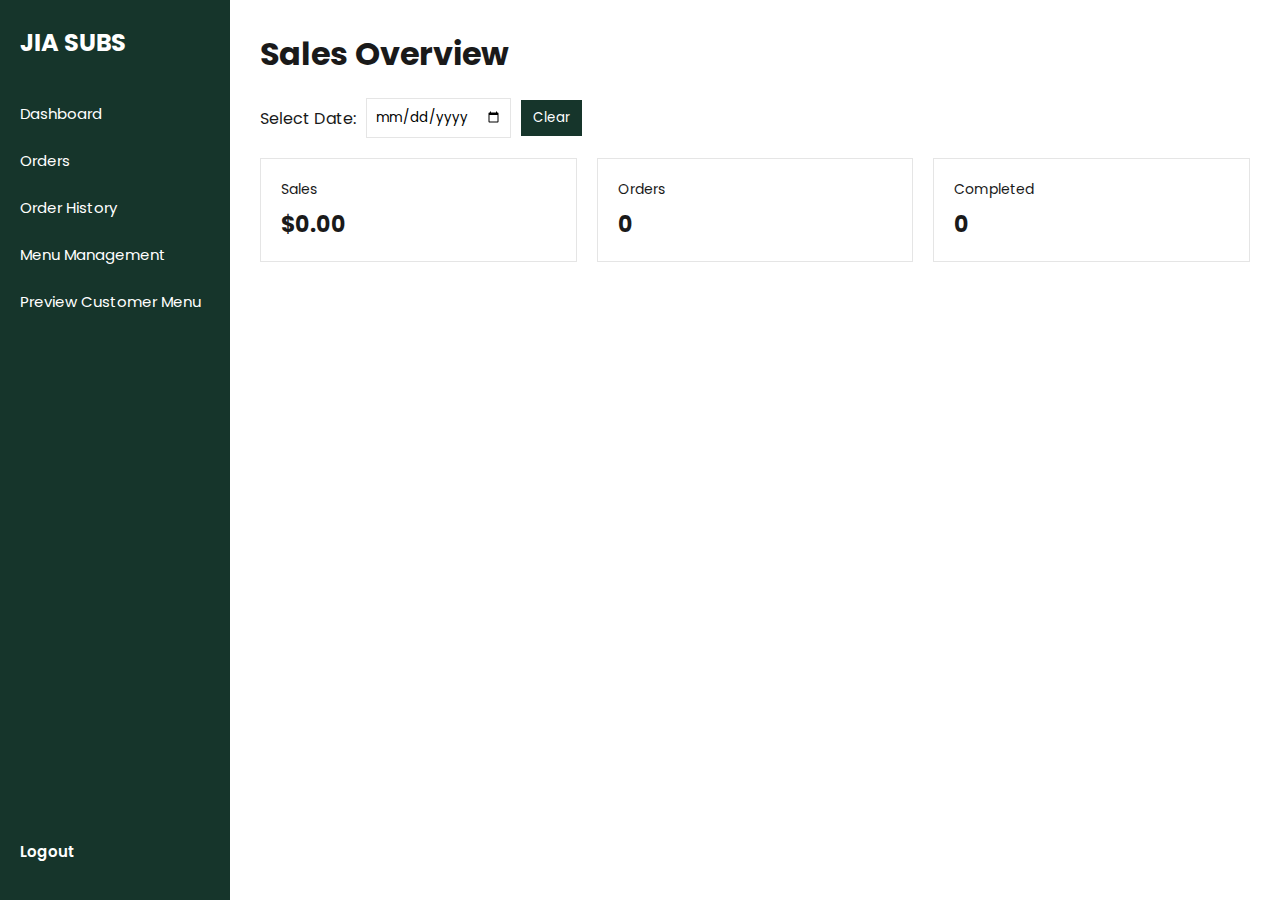
<file: SUBWAY SYSTEM/admin.html>
<!DOCTYPE html>
<html lang="en">
<head>
<meta charset="UTF-8">
<title>JIA SUBS Admin Dashboard</title>
<meta name="viewport" content="width=device-width, initial-scale=1.0">

<link href="https://fonts.googleapis.com/css2?family=Poppins:wght@400;600;700&display=swap" rel="stylesheet">
<link rel="stylesheet" href="admin.css">

</head>
<body>

<div class="admin-container">

    <!-- SIDEBAR -->
    <aside class="sidebar">
        <h2>JIA SUBS</h2>

        <button onclick="showSection('dashboard')">Dashboard</button>
        <button onclick="showSection('orders')">Orders</button>
        <button onclick="showSection('history')">Order History</button>
        <button onclick="showSection('menu')">Menu Management</button>
        <button type="button" onclick="openPreview()">Preview Customer Menu</button>
        <button class="logout" onclick="logout()">Logout</button>
    </aside>

    <!-- MAIN CONTENT -->
    <main class="content">

        <!-- DASHBOARD -->
        <section id="dashboard" class="section active">
            <h1>Sales Overview</h1>

            <div class="date-filter">
                <label>Select Date:</label>
                <input type="date" id="salesDate" onchange="updateStats()">
                <button onclick="clearDate()">Clear</button>
            </div>

            <div class="stats">
                <div class="card">
                    Sales
                    <strong>$<span id="salesToday">0.00</span></strong>
                </div>

                <div class="card">
                    Orders
                    <strong><span id="totalOrders">0</span></strong>
                </div>

                <div class="card">
                    Completed
                    <strong><span id="completedOrders">0</span></strong>
                </div>
            </div>
        </section>

        <!-- CURRENT ORDERS -->
        <section id="orders" class="section">
            <h1>Current Orders</h1>
            <div id="ordersList"></div>
        </section>

        <!-- ORDER HISTORY -->
        <section id="history" class="section">
            <h1>Order History</h1>
            <div id="historyList"></div>
        </section>

        <!-- MENU MANAGEMENT -->
        <section id="menu" class="section">
            <h1>Menu Management</h1>

            <div class="menu-form">
                <input id="itemName" type="text" placeholder="Product Name">
                <input id="itemPrice" type="number" placeholder="Price">
                <input id="itemImage" type="file" accept="image/*">
                <button onclick="addItem()">Add Item</button>
            </div>

            <div id="menuList" class="menu-grid"></div>
        </section>

    </main>
</div>

<!-- ORDER DETAILS MODAL -->
<div class="modal" id="orderModal">
    <div class="modal-content">
        <h3>Order Details</h3>
        <div id="orderDetails"></div>
        <button onclick="closeModal()">Close</button>
    </div>
</div>

<!-- CUSTOMER PREVIEW MODAL -->
<div class="modal" id="previewModal">
    <div class="modal-content preview-content">
        <div class="preview-header">
            <div>
                <strong>Customer View (Live Preview)</strong>
                <span style="font-size:12px;opacity:.8;">menu.html</span>
            </div>
            <div class="preview-actions">
                <button onclick="refreshPreview()">⟳ Refresh</button>
                <button onclick="closePreview()">← Back to Dashboard</button>
            </div>
        </div>
        <iframe src="menu.html"></iframe>
    </div>
</div>

<script src="admin.js"></script>
</body>
</html>
</file>
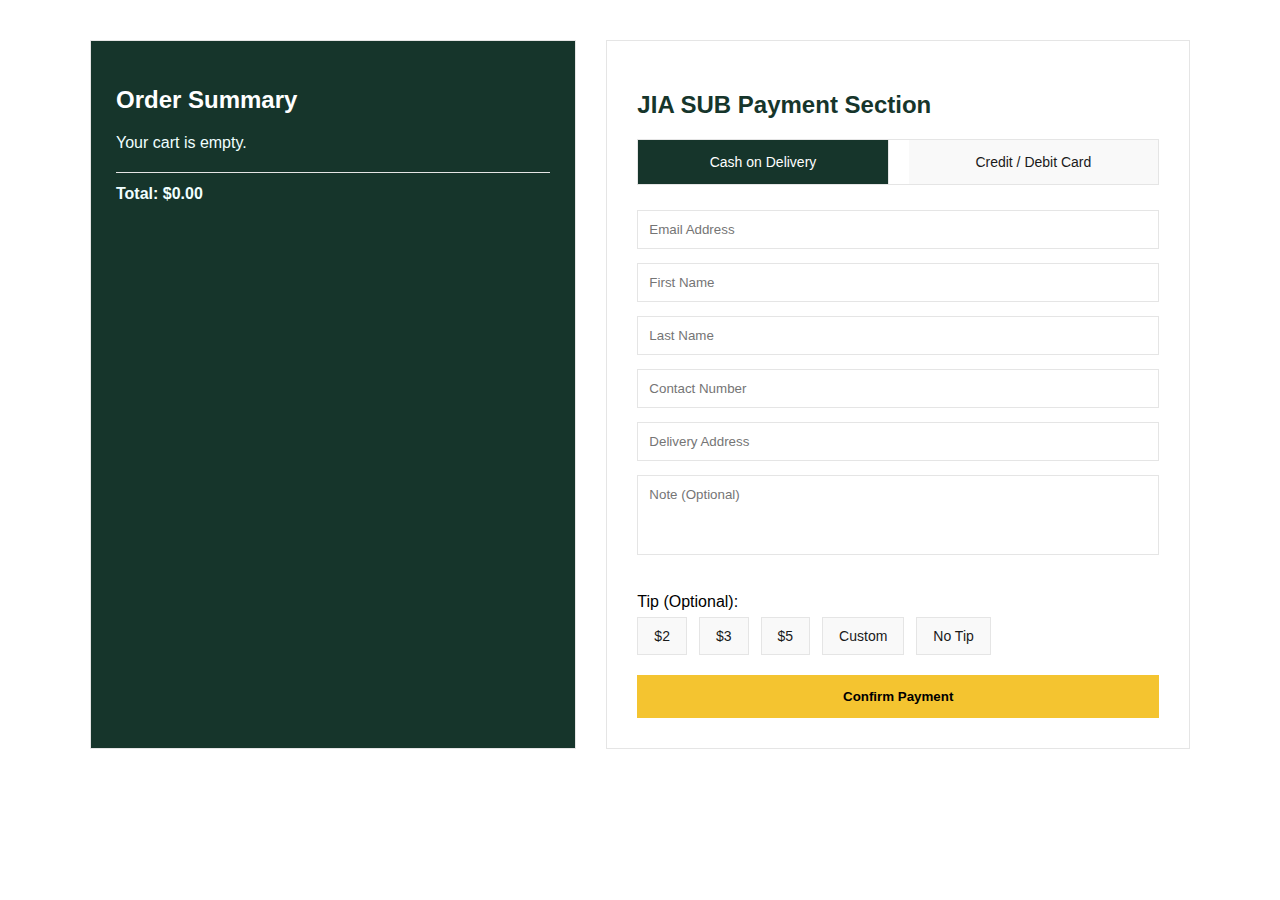
<file: SUBWAY SYSTEM/payment.html>
<!DOCTYPE html>
<html lang="en">
<head>
<meta charset="UTF-8">
<title>Checkout | JIA Subs</title>
<meta name="viewport" content="width=device-width, initial-scale=1.0">
<link rel="stylesheet" href="payment.css">
</head>

<body>

<div class="checkout-container">

    <!-- LEFT: ORDER SUMMARY -->
    <div class="order-summary">
        <h2>Order Summary</h2>
        <div id="summaryItems"></div>

        <div class="summary-total">
            Total: $<span id="summaryTotal">0.00</span>
        </div>
    </div>

    <!-- RIGHT: PAYMENT -->
    <div class="payment-panel">
        <h2>JIA SUB Payment Section</h2>

        <div class="payment-method">
    <button id="codBtn" class="pay-tab active" onclick="showCOD()">Cash on Delivery</button>
    <button id="cardBtn" class="pay-tab" onclick="showCard()">Credit / Debit Card</button>
</div>

        <!-- COD -->
        <form id="cod-form">
            <input type="email" placeholder="Email Address" required>
            <input type="text" placeholder="First Name" required>
            <input type="text" placeholder="Last Name" required>
            <input type="tel" placeholder="Contact Number" required>
            <input type="text" placeholder="Delivery Address" required>
            <textarea placeholder="Note (Optional)"></textarea>
        </form>

        <!-- CARD -->
        <form id="card-form" class="hidden">
            <input type="email" placeholder="Email Address" required>
            <input type="text" placeholder="First Name" required>
            <input type="text" placeholder="Last Name" required>
            <input type="tel" placeholder="Contact Number" required>
            <input type="text" placeholder="Delivery Address" required>

            <input type="text" placeholder="Mastercard Number" maxlength="16" required>
            <div class="card-row">
                <input type="month" required>
                <input type="text" placeholder="CVV" maxlength="3" required>
            </div>
        </form>
        
<!-- Tip Section -->
<div class="tip-section">
    <label>Tip (Optional):</label>
    <div class="tip-options">
        <button type="button" class="tip-btn" data-value="2">$2</button>
        <button type="button" class="tip-btn" data-value="3">$3</button>
        <button type="button" class="tip-btn" data-value="5">$5</button>
        <button type="button" class="tip-btn" data-value="custom">Custom</button>
        <button type="button" class="tip-btn" data-value="0">No Tip</button>
    </div>
    <input type="number" id="customTip" placeholder="Enter amount" class="hidden" min="0">
</div>

<!-- CONFIRM BUTTON -->
<button type="button" class="confirm-btn" onclick="submitOrder()">
    Confirm Payment
</button>



<!-- SUCCESS MODAL -->
<div class="modal" id="successModal">
    <div class="modal-content">
        <h3>Order Submitted</h3>
        <p>Thank you for ordering! We sent you a verification email.</p>
        <button onclick="closeModal()">OK</button>
    </div>
</div>

<form id="card-form" class="hidden">
    <input type="email" placeholder="Email Address" required>
    <input type="text" placeholder="First Name" required>
    <input type="text" placeholder="Last Name" required>
    <input type="tel" placeholder="Contact Number" required>
    <input type="text" placeholder="Delivery Address" required>

    <input type="text" placeholder="Mastercard Number" maxlength="16" required>

    <div class="card-row">
        <input type="month" required>
        <input type="text" placeholder="CVV" maxlength="3" required>
    </div>

    <!-- NEW OPTIONAL NOTE -->
    <textarea placeholder="Note (Optional)"></textarea>
</form>


<script src="payment.js"></script>
</body>
</html>
</file>
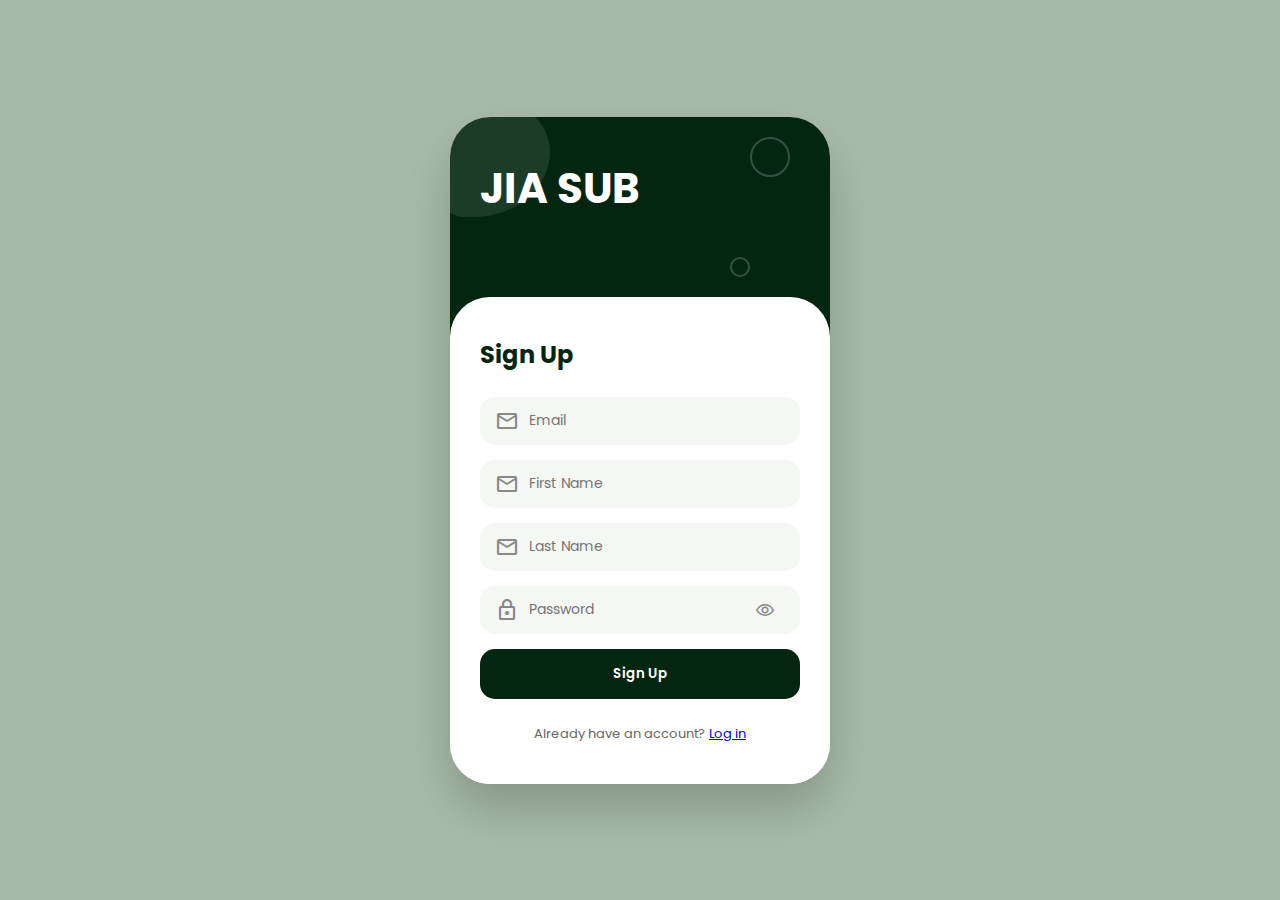
<file: SUBWAY SYSTEM/Signup.html>
<!DOCTYPE html>
<html lang="en">
<head>
    <meta charset="UTF-8">
    <meta name="viewport" content="width=device-width, initial-scale=1.0">
    <title>JIA SUBS | Welcome</title>
    <link rel="stylesheet" href="Signup.css">
    <link rel="stylesheet" href="https://fonts.googleapis.com/css2?family=Material+Symbols+Rounded:opsz,wght,FILL,GRAD@20..48,100..700,0..1,-50..200" />
</head>
<body>

    <div class="auth-container">
        <div class="auth-header">
            <div class="circle-trapping t1"></div>
            <div class="circle-trapping t2"></div>
            <div class="abstract-shape"></div>
            
            <div class="welcome-text">
                <h1>JIA SUB</h1>        
            </div>
        </div>

        <div class="auth-body">
            <div class="form-box" id="loginForm">
                <h2>Sign Up</h2>
                <div class="input-group">
                    <span class="material-symbols-rounded">mail</span>
                    <input type="email" id="loginEmail" placeholder="Email" required>
                </div>

                <div class="input-group">
                    <span class="material-symbols-rounded">mail</span>
                    <input type="text" id="signupfirstname" placeholder="First Name" required>
                </div>

                <div class="input-group">
                    <span class="material-symbols-rounded">mail</span>
                    <input type="text" id="signuplastname" placeholder="Last Name" required>
                </div>

                <div class="input-group">
    <span class="material-symbols-rounded">lock</span>
    <input type="password" id="loginPassword" placeholder="Password" required>
    <span class="material-symbols-rounded" id="togglePassword" style="cursor: pointer; font-size: 20px;">visibility</span>
</div>
                
                <button class="btn-main" onclick="handleAuth('Sign Up')">Sign Up</button>


                <p class="switch-text">
    Already have an account? <a href="index.html" class="login-link">Log in</a></p>
            </div>
        </div>
    </div>

    <script src="Signup.js"></script>

</body>
</html>
</file>
<file: SUBWAY SYSTEM/admin.css>
* {
    margin: 0;
    padding: 0;
    box-sizing: border-box;
    font-family: 'Poppins', sans-serif;
}

/* COLORS */
:root {
    --green-dark: #16352b;
    --green-light: #1f4a3a;
    --gold: #f4c430;
    --border: #e5e5e5;
    --bg-light: #ffffff;
    --text-dark: #1a1a1a;
}

/* BODY */
body {
    background: var(--bg-light);
    color: var(--text-dark);
    height: 100vh;
}

/* LAYOUT */
.admin-container {
    display: flex;
    height: 100vh;
}

/* SIDEBAR */
.sidebar {
    width: 230px;
    background: var(--green-dark);
    padding: 25px 20px;
    display: flex;
    flex-direction: column;
    z-index: 2;
}

.sidebar h2 {
    color: white;
    margin-bottom: 30px;
    font-weight: 700;
}

.sidebar button {
    background: none;
    border: none;
    color: white;
    text-align: left;
    padding: 12px 0;
    font-size: 15px;
    cursor: pointer;
    transition: color 0.2s;
    position: relative;
    z-index: 2;
}

.sidebar button:hover {
    color: var(--gold);
}

.logout {
    margin-top: auto;
    color: var(--gold);
    font-weight: 600;
}

/* MAIN CONTENT */
.content {
    flex: 1;
    padding: 30px;
    overflow-y: auto;
}

.section {
    display: none;
}

.section.active {
    display: block;
}

.section h1 {
    margin-bottom: 20px;
}

/* DASHBOARD STATS */
.stats {
    display: grid;
    grid-template-columns: repeat(auto-fit, minmax(220px, 1fr));
    gap: 20px;
}

.card {
    border: 1px solid var(--border);
    padding: 20px;
    font-size: 14px;
}

.card strong {
    display: block;
    font-size: 22px;
    margin-top: 8px;
}

/* DATE FILTER */
.date-filter {
    display: flex;
    gap: 10px;
    align-items: center;
    margin-bottom: 20px;
}

.date-filter input {
    padding: 8px;
    border: 1px solid var(--border);
}

.date-filter button {
    padding: 8px 12px;
    background: var(--green-dark);
    color: white;
    border: none;
    cursor: pointer;
}

/* ORDERS */
.order-card {
    border: 1px solid var(--border);
    padding: 15px;
    margin-bottom: 12px;
}

.order-card button {
    margin-top: 8px;
    margin-right: 8px;
    padding: 8px 12px;
    background: var(--green-dark);
    color: white;
    border: none;
    cursor: pointer;
}

/* MENU MANAGEMENT */
.menu-form {
    display: flex;
    gap: 10px;
    margin-bottom: 20px;
}

.menu-form input {
    padding: 10px;
    border: 1px solid var(--border);
    flex: 1;
}

.menu-form button {
    background: var(--gold);
    border: none;
    padding: 10px 16px;
    font-weight: 600;
    cursor: pointer;
}

.menu-grid {
    display: grid;
    grid-template-columns: repeat(auto-fill, minmax(180px, 1fr));
    gap: 16px;
}

.menu-card {
    border: 1px solid var(--border);
    padding: 12px;
}

.menu-card img {
    width: 100%;
    height: 120px;
    object-fit: cover;
    margin-bottom: 8px;
}

.menu-card strong {
    display: block;
    margin-bottom: 4px;
}

.menu-card p {
    margin-bottom: 8px;
}

.menu-card button {
    width: 100%;
    background: var(--green-dark);
    color: white;
    border: none;
    padding: 8px;
    cursor: pointer;
    margin-top: 6px;
}

/* MODAL */
.modal {
    position: fixed;
    inset: 0;
    background: rgba(0,0,0,0.45);
    display: none;
    align-items: center;
    justify-content: center;
    z-index: 9999;
}

.modal.show {
    display: flex;
}

.modal-content {
    background: white;
    padding: 20px;
    width: 320px;
    border: 1px solid var(--border);
}

.modal-content h3 {
    margin-bottom: 12px;
}

.modal-content button {
    width: 100%;
    padding: 10px;
    background: var(--green-dark);
    color: white;
    border: none;
    cursor: pointer;
}

/* CUSTOMER PREVIEW */
.preview-content {
    width: 90%;
    height: 90%;
    padding: 0;
    display: flex;
    flex-direction: column;
}

.preview-header {
    background: var(--green-dark);
    color: white;
    padding: 12px 16px;
    display: flex;
    justify-content: space-between;
    align-items: center;
}

.preview-actions {
    display: flex;
    gap: 10px;
}

.preview-actions button {
    background: white;
    color: var(--green-dark);
    border: none;
    padding: 6px 12px;
    font-weight: bold;
    cursor: pointer;
}

.preview-actions button:hover {
    background: var(--gold);
    color: #1b2f24;
}

.preview-content iframe {
    flex: 1;
    border: none;
    background: white;
}
</file>
<file: SUBWAY SYSTEM/payment.css>
* {
    box-sizing: border-box;
    font-family: "Poppins", Arial, sans-serif;
}

body {
    margin: 0;
    background: #ffffff;
    padding: 40px;
}

/* Layout */
.checkout-container {
    max-width: 1100px;
    margin: auto;
    display: grid;
    grid-template-columns: 1fr 1.2fr;
    gap: 30px;
}

/* Order Summary */
.order-summary {
    border: 1px solid #e5e5e5;
    padding: 25px;
    background-color: #16352b;
    color: azure;
    box-shadow: #1a1a1a;
}

.order-summary h2 {
    margin-bottom: 20px;
    color: #ffffff;
}

#summaryItems div {
    display: flex;
    justify-content: space-between;
    margin-bottom: 12px;
    color: azure;
}

.summary-total {
    margin-top: 20px;
    font-weight: 600;
    border-top: 1px solid #e5e5e5;
    padding-top: 12px;
    color: azure;
}

/* Payment Panel */
.payment-panel {
    border: 1px solid #e5e5e5;
    padding: 30px;
}

.payment-panel h2 {
    margin-bottom: 20px;
    color: #16352b;
}

/* Payment method */
.payment-method {
    display: flex;
    gap: 20px;
    margin-bottom: 20px;
}

.payment-method input {
    margin-right: 6px;
}

/* Forms */
.payment-panel input,
.payment-panel textarea {
    width: 100%;
    padding: 11px;
    margin-bottom: 14px;
    border: 1px solid #e5e5e5;
}

textarea {
    resize: none;
    height: 80px;
}

.card-row {
    display: grid;
    grid-template-columns: 2fr 1fr;
    gap: 12px;
}

.hidden {
    display: none;
}

/* Button */
.confirm-btn {
    width: 100%;
    padding: 14px;
    background: #f4c430;
    border: none;
    font-weight: 600;
    cursor: pointer;
}

/* Modal */
.modal {
    display: none;
    position: fixed;
    inset: 0;
    background: rgba(0,0,0,0.5);
    justify-content: center;
    align-items: center;
}

.modal-content {
    background: #ffffff;
    padding: 25px;
    text-align: center;
}
/* Payment method tabs */
.payment-method {
    display: flex;
    margin-bottom: 25px;
    border: 1px solid #e5e5e5;
}

.pay-tab {
    flex: 1;
    padding: 14px;
    background: #f9f9f9;
    border: none;
    border-right: 1px solid #e5e5e5;
    font-size: 14px;
    font-weight: 500;
    cursor: pointer;
    color: #1a1a1a;
}

.pay-tab:last-child {
    border-right: none;
}

.pay-tab:hover {
    background: #f0f0f0;
}

.pay-tab.active {
    background: #16352b;
    color: #ffffff;
}

/* Smooth modal animation */
.modal {
    position: fixed;
    inset: 0;
    background: rgba(0,0,0,0.5);
    
    display: flex;
    justify-content: center;
    align-items: center;

    opacity: 0;
    pointer-events: none;
    transition: opacity 0.3s ease;
}

/* Show class triggers fade-in */
.modal.show {
    opacity: 1;
    pointer-events: auto;
}

/* Panel animation */
.modal-content {
    background: #ffffff;
    padding: 25px;
    text-align: center;

    transform: translateY(20px);
    opacity: 0;
    transition: transform 0.35s ease, opacity 0.35s ease;
}

/* Animate in when modal has show class */
.modal.show .modal-content {
    transform: translateY(0);
    opacity: 1;
}

.tip-section {
    margin: 20px 0;
}

.tip-section label {
    display: block;
    margin-bottom: 6px;
    font-weight: 500;
}

.tip-options {
    display: flex;
    gap: 12px;
    flex-wrap: wrap;
}

.tip-btn {
    padding: 10px 16px;
    border: 1px solid #e5e5e5;
    background: #f9f9f9;
    font-size: 14px;
    cursor: pointer;
    color: #1a1a1a;
    border-radius: 0; /* Sharp edges */
    transition: background 0.2s, border 0.2s, color 0.2s;
}

.tip-btn:hover {
    background: #f0f0f0;
}

.tip-btn.active {
    background: #16352b;
    color: #ffffff;
    border-color: #16352b;
}

#customTip {
    width: 100%;
    padding: 10px;
    border: 1px solid #e5e5e5;
    margin-top: 8px;
}
</file>
<file: SUBWAY SYSTEM/Signup.css>
@import url('https://fonts.googleapis.com/css2?family=Poppins:wght@300;400;600;700&display=swap');

* {
    margin: 0;
    padding: 0;
    box-sizing: border-box;
    font-family: 'Poppins', sans-serif;
}

body {
    background-color: #a8bba8; /* Light muted army background */
    display: flex;
    justify-content: center;
    align-items: center;
    height: 100vh;
}

.auth-container {
    width: 380px;
    background: #fff;
    border-radius: 40px;
    overflow: hidden;
    box-shadow: 0 25px 50px rgba(0,0,0,0.2);
    position: relative;
}

/* ===== HEADER & TRAPPINGS ===== */
.auth-header {
    background-color: #042610; /* Army Green */
    height: 220px;
    padding: 40px 30px;
    position: relative;
    color: white;
}

.abstract-shape {
    position: absolute;
    top: -20px;
    left: -20px;
    width: 120px;
    height: 120px;
    background: rgba(255,255,255,0.1);
    border-radius: 40% 60% 70% 30% / 40% 50% 60% 50%;
}

.circle-trapping {
    position: absolute;
    border: 2px solid rgba(255,255,255,0.2);
    border-radius: 50%;
}
.t1 { width: 40px; height: 40px; top: 20px; right: 40px; }
.t2 { width: 20px; height: 20px; bottom: 60px; right: 80px; }

.welcome-text h1 {
    font-size: 42px;
    margin-bottom: 5px;
}

.welcome-text p {
    opacity: 0.8;
    font-size: 16px;
}

/* ===== FORM BODY ===== */
.auth-body {
    background: white;
    margin-top: -40px; /* Overlap header */
    border-radius: 40px 40px 0 0;
    padding: 40px 30px;
    position: relative;
}

.form-box h2 {
    color: #042610;
    margin-bottom: 25px;
}

.input-group {
    background: #f4f7f4;
    display: flex;
    align-items: center;
    padding: 12px 15px;
    border-radius: 15px;
    margin-bottom: 15px;
}

.input-group span {
    color: #888;
    margin-right: 10px;
}

.input-group input {
    border: none;
    background: none;
    outline: none;
    width: 100%;
    font-size: 14px;
}

.forgot {
    text-align: right;
    font-size: 12px;
    color: #2d8f57;
    margin-bottom: 20px;
    cursor: pointer;
}

.btn-main {
    width: 100%;
    padding: 15px;
    background: #042610;
    color: white;
    border: none;
    border-radius: 15px;
    font-weight: 600;
    cursor: pointer;
    transition: 0.3s;
}

.btn-main:hover {
    background: #1a4d2e;
    transform: translateY(-2px);
}

.divider {
    text-align: center;
    margin: 20px 0;
    font-size: 12px;
    color: #aaa;
    position: relative;
}

.social-login {
    display: flex;
    justify-content: center;
}

.social-btn {
    border: 1px solid #ddd;
    background: white;
    padding: 10px 20px;
    border-radius: 12px;
    display: flex;
    align-items: center;
    gap: 10px;
    cursor: pointer;
    font-weight: 500;
}

.social-btn img {
    width: 18px;
}

.switch-text {
    text-align: center;
    margin-top: 25px;
    font-size: 13px;
    color: #666;
}

.switch-text span {
    color: #2d8f57;
    font-weight: 700;
    cursor: pointer;
}
</file>
